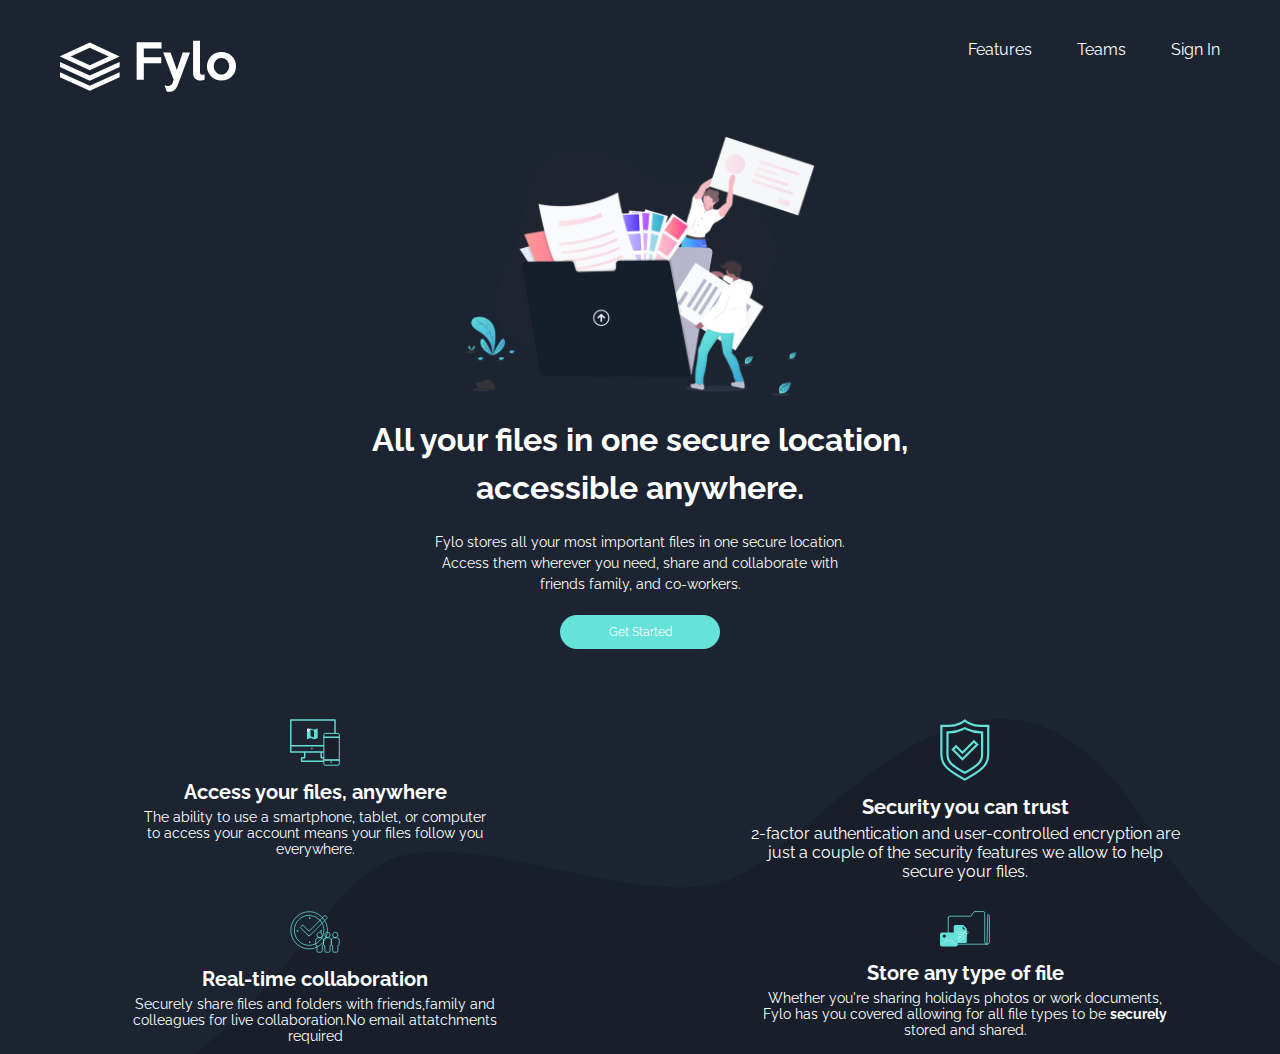
<file: index.html>
<!DOCTYPE html>
<html lang="en">
  <head>
    <meta charset="UTF-8" />
    <meta name="viewport" content="width=device-width, initial-scale=1.0" />
    <title>
      Frontend Mentor | Fylo landing page with dark theme and features grid
    </title>
    <link rel="stylesheet" href="styles.css" />
    <link
      rel="icon"
      type="image/png"
      sizes="32x32"
      href="./images/favicon-32x32.png"
    />
    <link rel="preconnect" href="https://fonts.googleapis.com" />
    <link rel="preconnect" href="https://fonts.gstatic.com" crossorigin />
    <link
      href="https://fonts.googleapis.com/css2?family=Open+Sans:ital,wght@0,300..800;1,300..800&family=Raleway:ital,wght@0,100..900;1,100..900&family=Red+Hat+Display:ital,wght@0,300..900;1,300..900&display=swap"
      rel="stylesheet"
    />
  </head>
  <body>
    <div class="web-page">
      <header>
        <a href="#"><img src="images/logo.svg" alt="Logo" /></a>

        <nav>
          <ul>
            <li>Features</li>
            <li>Teams</li>
            <li>Sign In</li>
          </ul>
        </nav>
      </header>

      <section class="section1">
        <img
          src="images/illustration-intro.png"
          alt="Hero Image"
          class="hero-img"
        />
        <h1 class="section1-header">
          All your files in one secure location, <br />
          accessible anywhere.
        </h1>
        <p class="section1-paragraph">
          Fylo stores all your most important files in one secure location.
          <br />
          Access them wherever you need, share and collaborate with <br />
          friends family, and co-workers.
        </p>

        <a href="#" class="btn1">Get Started</a>
      </section>
      <section class="section2">
        <div class="item">
          <img src="images/icon-access-anywhere.svg" alt="image" />
          <h2>Access your files, anywhere</h2>
          <p>
            The ability to use a smartphone, tablet, or computer <br />
            to access your account means your files follow you <br />
            everywhere. <br />
          </p>
        </div>
        <div class="item">
          <img src="images/icon-security.svg" alt="image" />
          <h2>Security you can trust</h2>
          2-factor authentication and user-controlled encryption are <br />
          just a couple of the security features we allow to help <br />
          secure your files. <br />
        </div>
        <div class="item">
          <img src="images/icon-collaboration.svg" alt="image" />
          <h2>Real-time collaboration</h2>
          <p>
            Securely share files and folders with friends,family and <br />
            colleagues for live collaboration.No email attatchments <br />
            required <br />
          </p>
        </div>
        <div class="item">
          <img src="images/icon-any-file.svg" alt="image" />
          <h2>Store any type of file</h2>
          <p>
            Whether you're sharing holidays photos or work documents, <br />
            Fylo has you covered allowing for all file types to be
            <b>securely</b> <br />
            stored and shared.
          </p>
        </div>
      </section>
      <section class="section3">
        
      </section>
    </div>
  </body>
</html>
</file>
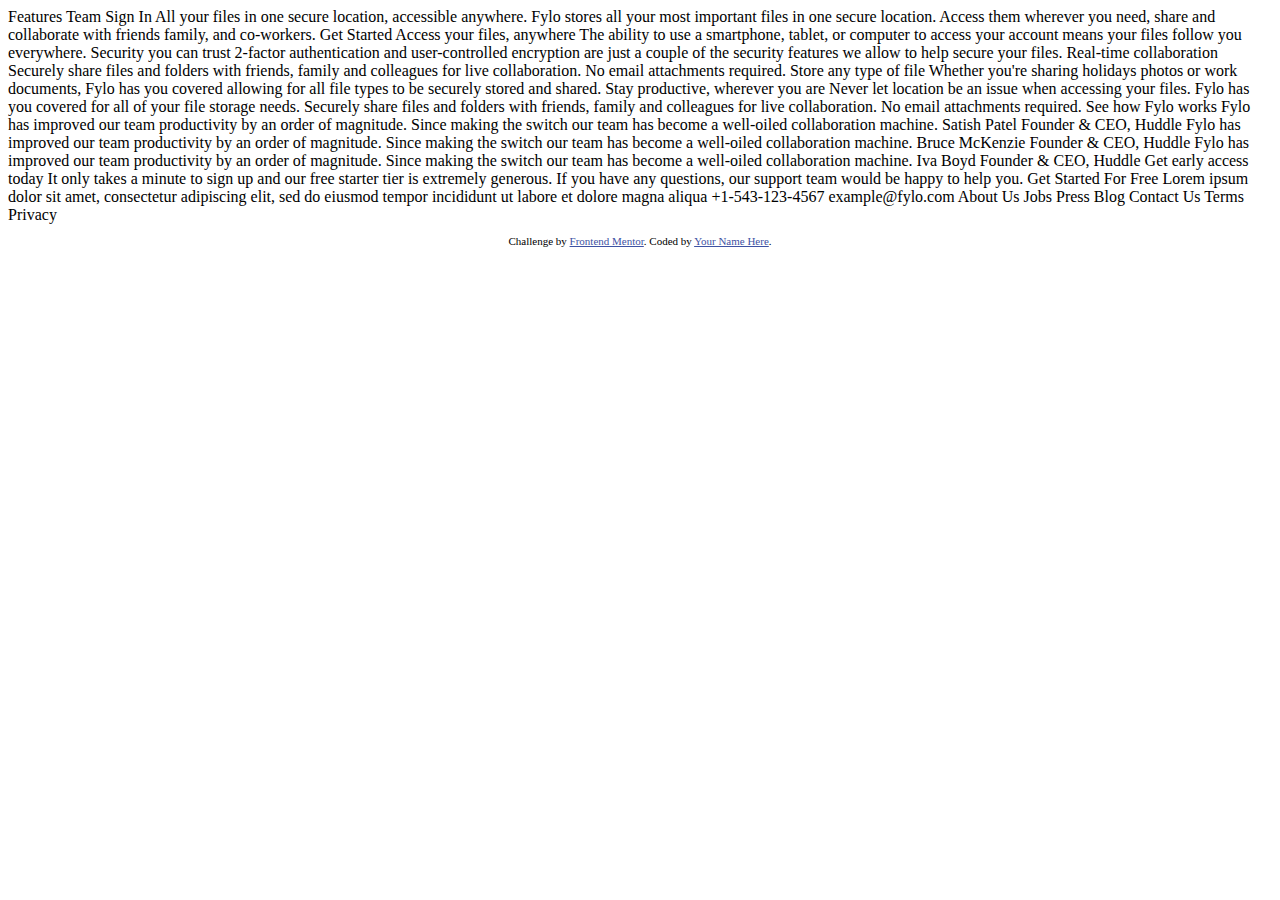
<file: index2.html>
<!DOCTYPE html>
<html lang="en">
<head>
  <meta charset="UTF-8">
  <meta name="viewport" content="width=device-width, initial-scale=1.0"> <!-- displays site properly based on user's device -->

  <link rel="icon" type="image/png" sizes="32x32" href="./images/favicon-32x32.png">
  
  <title>Frontend Mentor | Fylo landing page with dark theme and features grid</title>

  <!-- Feel free to remove these styles or customise in your own stylesheet 👍 -->
  <style>
    .attribution { font-size: 11px; text-align: center; }
    .attribution a { color: hsl(228, 45%, 44%); }
  </style>
</head>
<body>
  Features
  Team
  Sign In

  All your files in one secure location, accessible anywhere.

  Fylo stores all your most important files in one secure location. Access them wherever 
  you need, share and collaborate with friends family, and co-workers.

  Get Started

  Access your files, anywhere

  The ability to use a smartphone, tablet, or computer to access your account means your 
  files follow you everywhere.

  Security you can trust

  2-factor authentication and user-controlled encryption are just a couple of the security 
  features we allow to help secure your files.

  Real-time collaboration

  Securely share files and folders with friends, family and colleagues for live collaboration. 
  No email attachments required.

  Store any type of file

  Whether you're sharing holidays photos or work documents, Fylo has you covered allowing for all 
  file types to be securely stored and shared.

  Stay productive, wherever you are

  Never let location be an issue when accessing your files. Fylo has you covered for all of your file 
  storage needs.

  Securely share files and folders with friends, family and colleagues for live collaboration. No email 
  attachments required.

  See how Fylo works

  Fylo has improved our team productivity by an order of magnitude. Since making the switch our team has 
  become a well-oiled collaboration machine.

  Satish Patel
  Founder & CEO, Huddle

  Fylo has improved our team productivity by an order of magnitude. Since making the switch our team has 
  become a well-oiled collaboration machine.

  Bruce McKenzie
  Founder & CEO, Huddle

  Fylo has improved our team productivity by an order of magnitude. Since making the switch our team has 
  become a well-oiled collaboration machine.

  Iva Boyd
  Founder & CEO, Huddle

  Get early access today

  

  It only takes a minute to sign up and our free starter tier is extremely generous. If you have any 
  questions, our support team would be happy to help you.

  Get Started For Free

  Lorem ipsum dolor sit amet, consectetur adipiscing elit, sed do eiusmod tempor incididunt ut labore et 
  dolore magna aliqua

  +1-543-123-4567
  example@fylo.com

  About Us
  Jobs
  Press
  Blog

  Contact Us
  Terms
  Privacy

  <footer>
    <p class="attribution">
      Challenge by <a href="https://www.frontendmentor.io?ref=challenge" target="_blank">Frontend Mentor</a>. 
      Coded by <a href="#">Your Name Here</a>.
    </p>
  </footer>
</body>
</html>
</file>
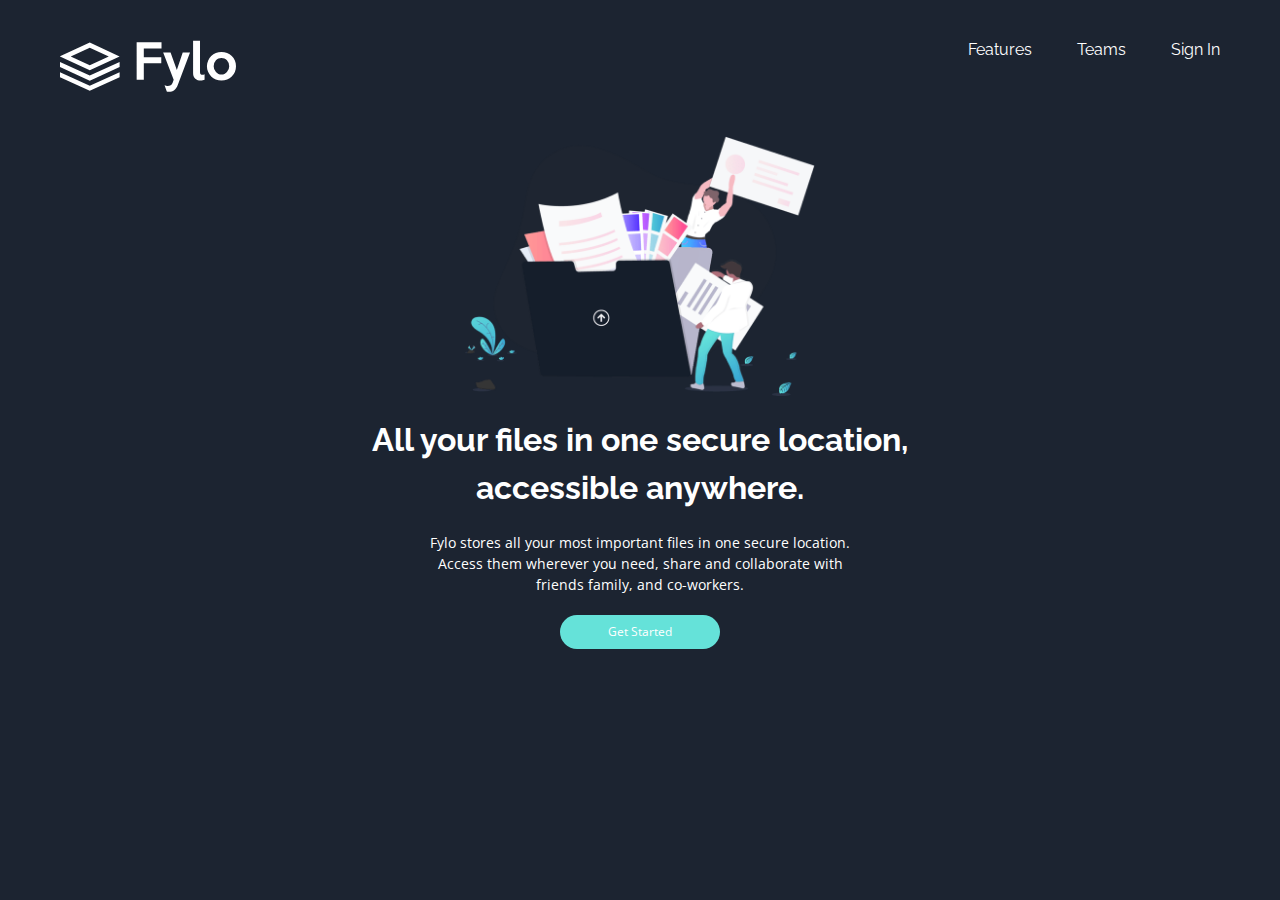
<file: sekav.html>
<!DOCTYPE html>
<html lang="en">
  <head>
    <meta charset="UTF-8" />
    <meta name="viewport" content="width=device-width, initial-scale=1.0" />
    <title>
      Frontend Mentor | Fylo landing page with dark theme and features grid
    </title>
    <link rel="stylesheet" href="sekav.css" />
    <link
      rel="icon"
      type="image/png"
      sizes="32x32"
      href="./images/favicon-32x32.png"
    />
    <link rel="preconnect" href="https://fonts.googleapis.com" />
    <link rel="preconnect" href="https://fonts.gstatic.com" crossorigin />
    <link
      href="https://fonts.googleapis.com/css2?family=Open+Sans:ital,wght@0,300..800;1,300..800&family=Raleway:ital,wght@0,100..900;1,100..900&family=Red+Hat+Display:ital,wght@0,300..900;1,300..900&display=swap"
      rel="stylesheet"
    />
  </head>
  <body>
    <div class="web-page">
      <header>
        <a href="#"><img src="images/logo.svg" alt="Logo" /></a>

        <nav>
          <ul>
            <li>Features</li>
            <li>Teams</li>
            <li>Sign In</li>
          </ul>
        </nav>
      </header>

      <section class="section1">
        <img
          src="images/illustration-intro.png"
          alt="Hero Image"
          class="hero-img"
        />
        <h1 class="section1-header">
          All your files in one secure location, <br />
          accessible anywhere.
        </h1>
        <p class="section1-paragraph">
          Fylo stores all your most important files in one secure location.
          <br />
          Access them wherever you need, share and collaborate with <br />
          friends family, and co-workers.
        </p>

        <a href="#" class="btn1">Get Started</a>
      </section>
    </div>
  </body>
</html>
</file>
<file: styles.css>
*{
  margin: 0;
  padding: 0;
  box-sizing: border-box;
  text-decoration: none;
  list-style: none;
  color: white;
  font-family: "Raleway", sans-serif;
}

body{
  background: hsl(217, 28%, 15%);
}

header{
  display: flex;
  padding: 40px 60px;
  font-family: "Raleway", sans-serif;
}

nav{
  margin-left: auto;
  cursor: pointer;
}

ul{
  display: flex;
}

li{
  padding-left: 45px;
}

.section1{
  display: flex;
  align-items: center;
  flex-direction: column;
  font-family: "Open Sans", sans-serif;
  text-align: center;
  line-height: 1.5;
}

.section1-header{
  font-family: "Raleway", sans-serif;
  padding: 20px 0px;
}

.section1-paragraph{
  font-size: 14px;
}

.hero-img{
  width: 350px;
}

.btn1{
  color: #fff;
  background-color: hsl(176, 68%, 64%);
  font-size: 12px;
  padding: 8px;
  border-radius: 30px;
  width: 160px;
  margin-top: 20px;
}

.section2{
  /* min-height: 500px; */
  /* height: 100vh ; */
  background: url('images/bg-curvy-desktop.svg');
  background-repeat: no-repeat;
  display: grid;
  grid-template-columns: repeat(2, 1fr);
  text-align: center;
  gap: 20px;
  margin-top: 70px;
}

.item img{
  width: 50px;

}
.item h2{
  padding-top: 10px;
  padding-bottom: 5px;
  font-size: 20px;

}
.item p{
  font-size: 14px;
}

.item{
  margin-bottom: 10px;
}
</file>
<file: sekav.css>
*{
    margin: 0;
    padding: 0;
    box-sizing: border-box;
    text-decoration: none;
    list-style: none;
    color: white;
}

body{
    background: hsl(217, 28%, 15%);
}

header{
    display: flex;
    padding: 40px 60px;
    font-family: "Raleway", sans-serif;
}

nav{
    margin-left: auto;
    cursor: pointer;
}

ul{
    display: flex;
}

li{
    padding-left: 45px;
}

.section1{
    display: flex;
    align-items: center;
    flex-direction: column;
    font-family: "Open Sans", sans-serif;
    text-align: center;
    line-height: 1.5;
}

.section1-header{
    font-family: "Raleway", sans-serif;
    padding: 20px 0px;
}

.section1-paragraph{
    font-size: 14px;
}

.hero-img{
    width: 350px;
}

.btn1{
    color: #fff;
    background-color: hsl(176, 68%, 64%);
    font-size: 12px;
    padding: 8px;
    border-radius: 30px;
    width: 160px;
    margin-top: 20px;
}
</file>
